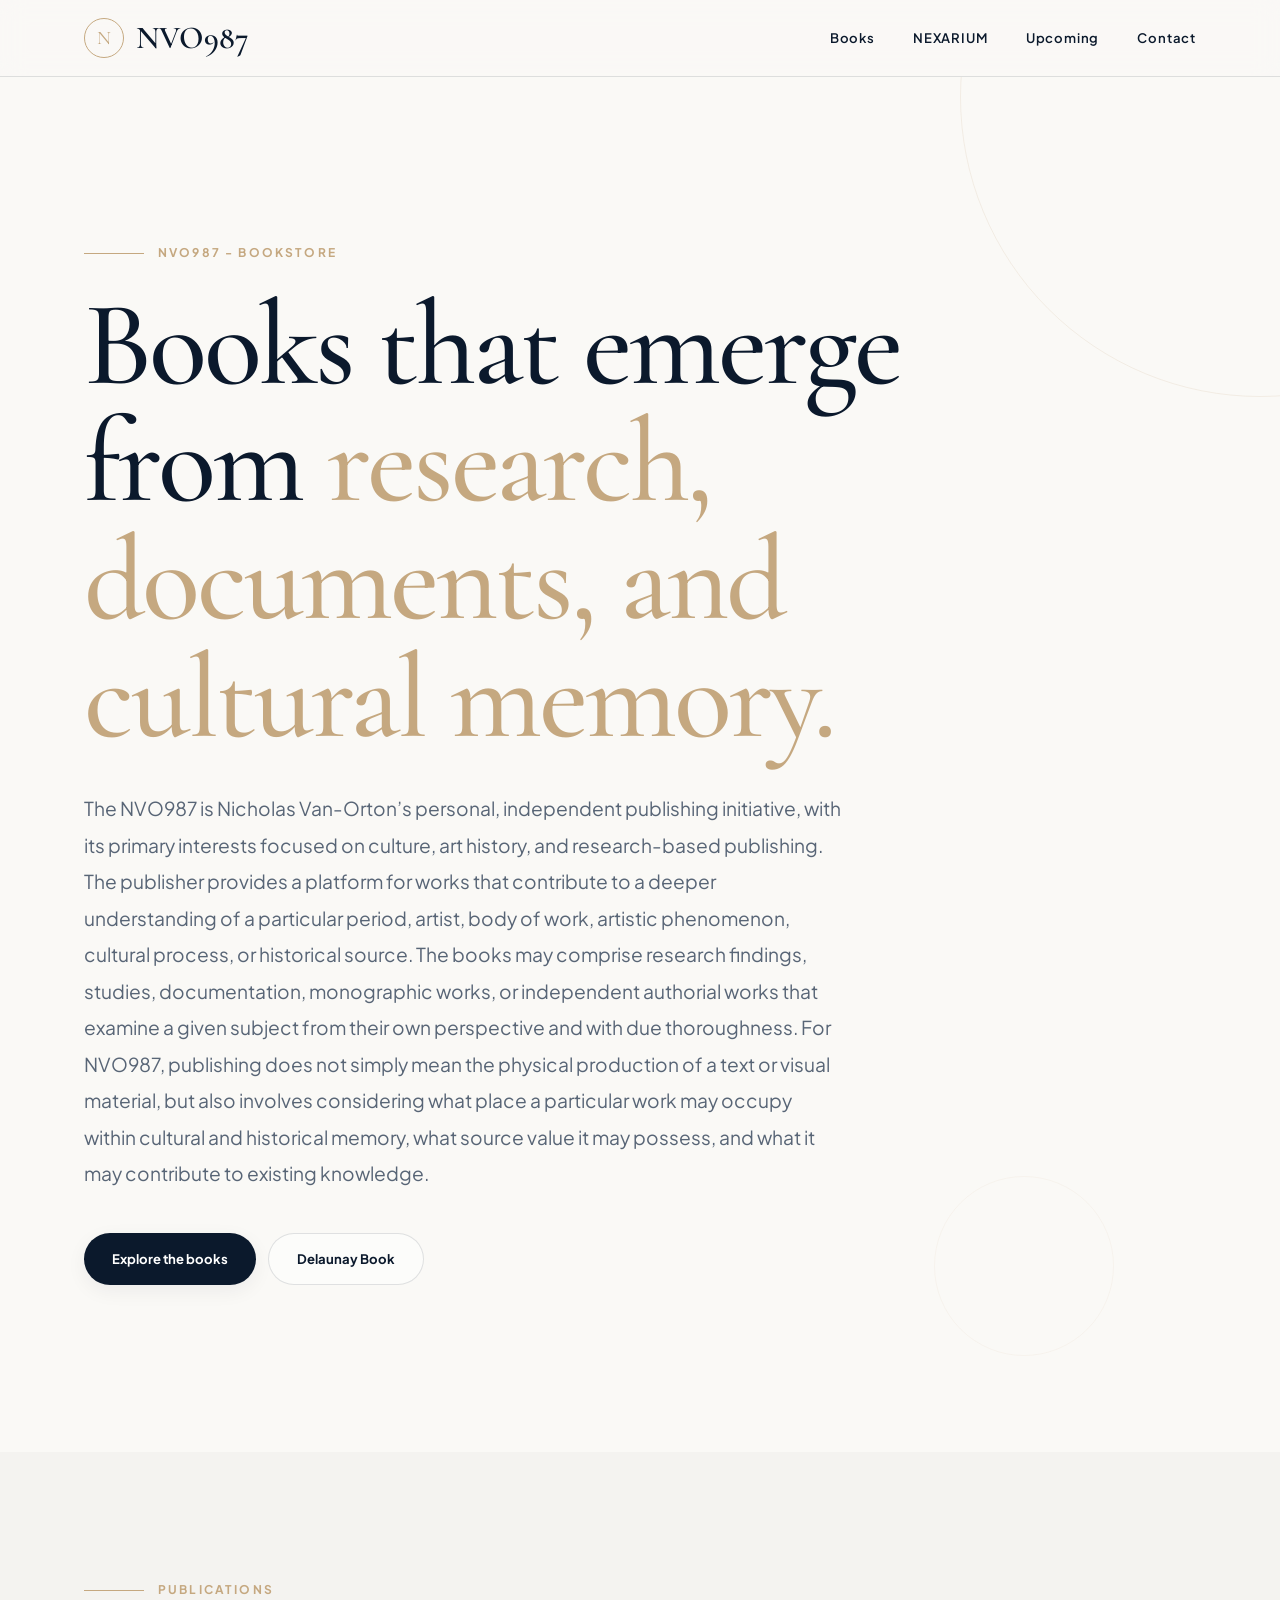
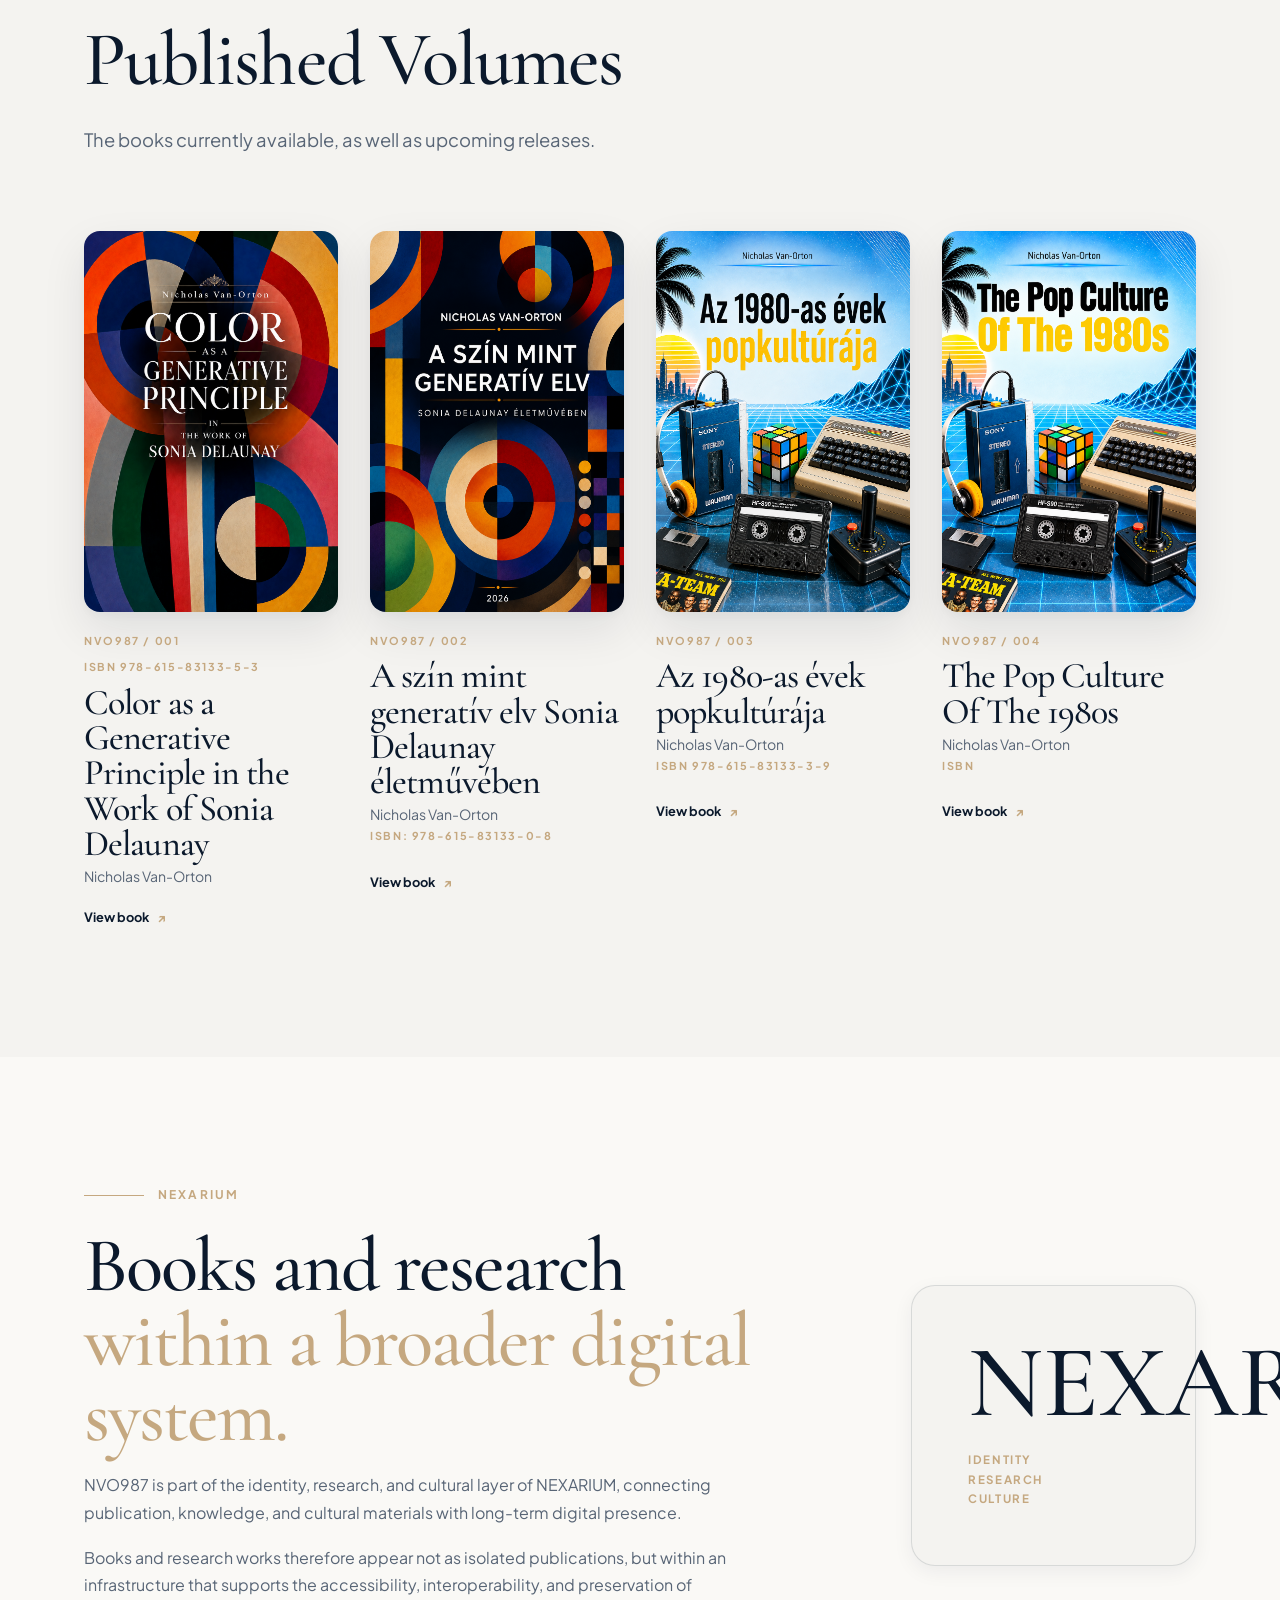
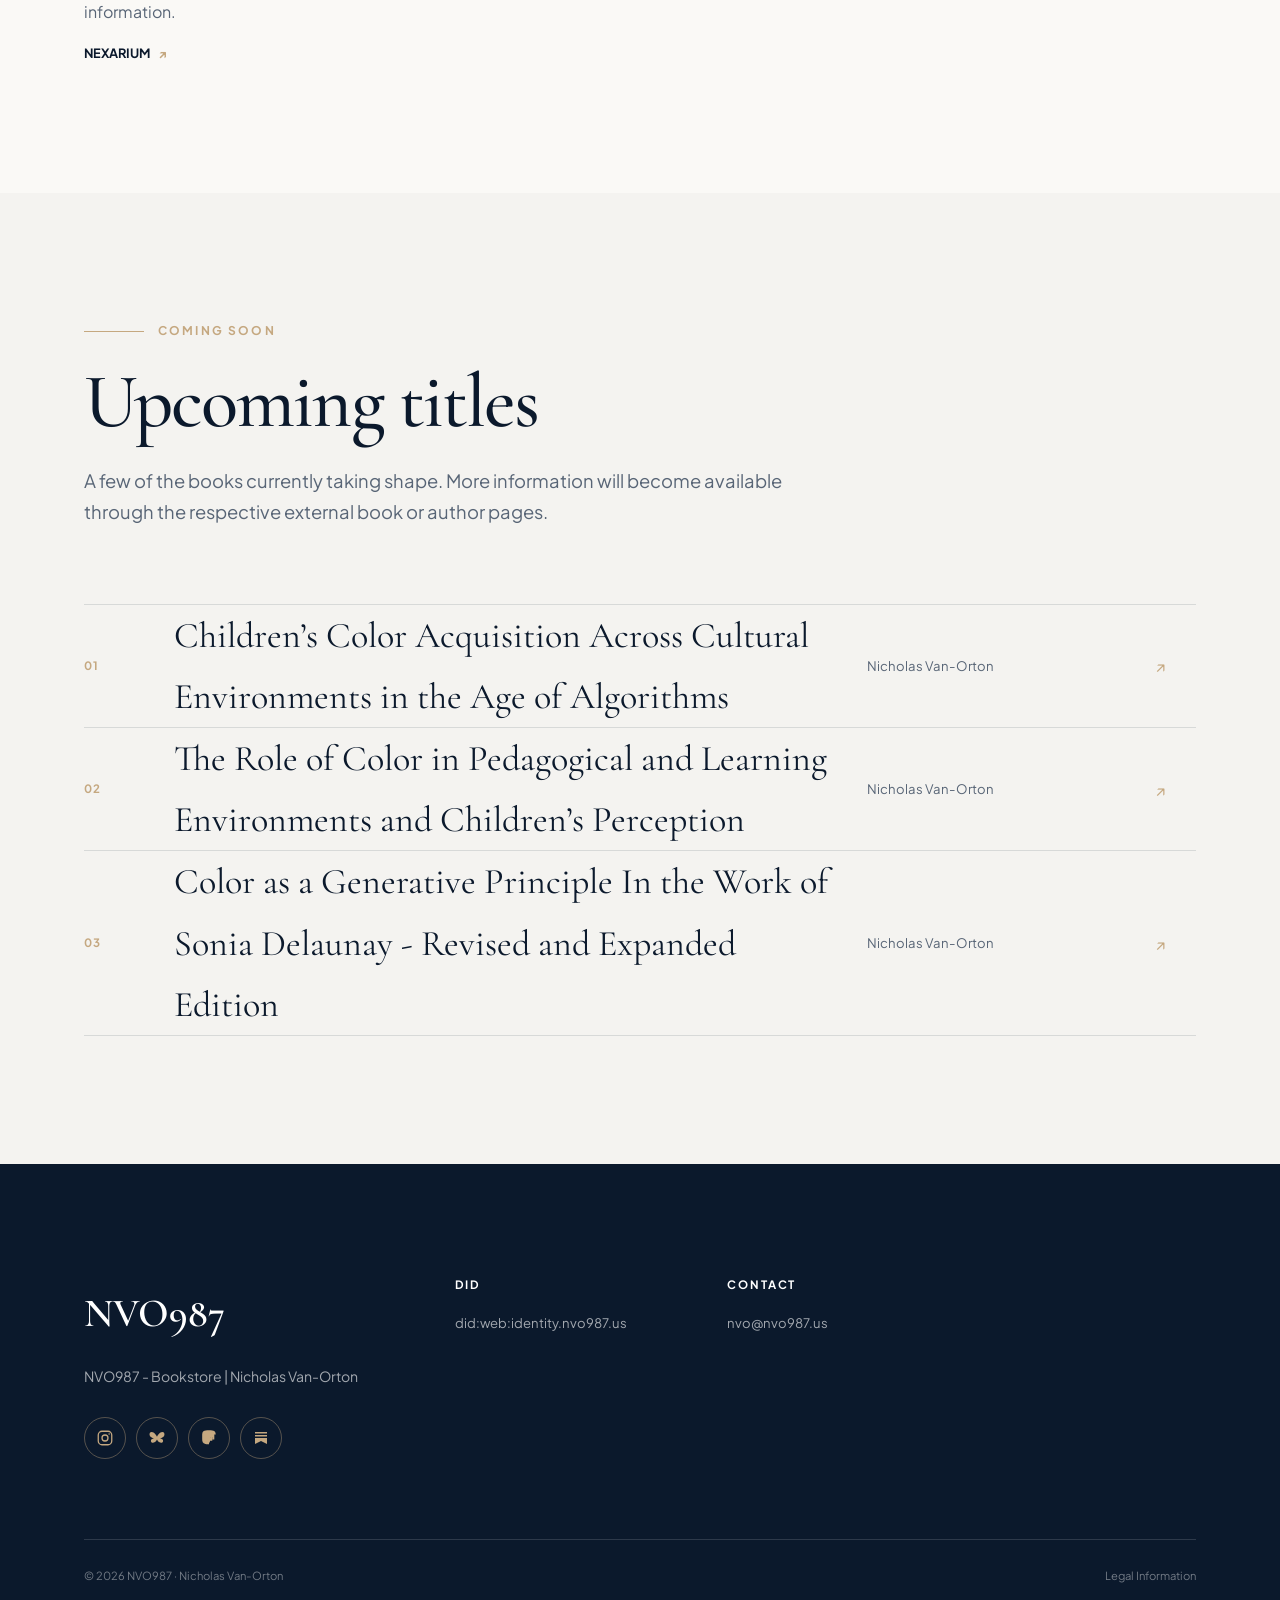
<file: index.html>
<!DOCTYPE html>
<html lang="en">
<head>
    <meta charset="UTF-8">
    <meta name="viewport" content="width=device-width, initial-scale=1.0">
    <title>NVO987 | Bookstore | Nicholas Van-Orton | NVO987 </title>
    <meta name="description" content="NVO987 is a multidisciplinary artistic and cultural initiative exploring the intersections of visual culture and art history.NVO987 is the independent publishing imprint of Nicholas Van-Orton, publishing research-based books and publications focused on art, culture, history, documentation, and cultural memory.">
    <meta name="author" content="Nicholas Van-Orton">
    <meta name="publisher" content="NVO987">
    <meta name="copyright" content="© 2026 NVO987 — Nicholas Van-Orton">
    <meta name="robots" content="index, follow, max-image-preview:large, max-snippet:-1, max-video-preview:-1">
    <meta name="googlebot" content="index, follow">
    <meta name="referrer" content="strict-origin-when-cross-origin">

    <meta property="og:type" content="website">
    <meta property="og:title" content="NVO987 — Bookstore — Nicholas Van-Orton">
    <meta property="og:description" content="NVO987 is the independent publishing imprint of Nicholas Van-Orton, publishing research-based books and publications focused on art, culture, history, documentation, and cultural memory.">
    <meta property="og:site_name" content="NVO987">
    <meta property="og:locale" content="en_US">
    <meta property="og:image" content="images/og-image.jpg">
    <meta property="og:image:alt" content="NVO987 — Independent Publishing">

    <meta name="twitter:card" content="summary_large_image">
    <meta name="twitter:title" content="NVO987 — Bookstore — Nicholas Van-Orton">
    <meta name="twitter:description" content="NVO987 is the independent publishing imprint of Nicholas Van-Orton.">
    <meta name="twitter:image" content="images/og-image.jpg">
    <meta name="twitter:image:alt" content="NVO987 — Independent Publishing">

    <meta name="theme-color" content="#ffffff">
    <meta name="color-scheme" content="light">

    <link rel="canonical" href="https://books.nvo987.us">
    <link rel="stylesheet" href="styles.css">

    <link rel="apple-touch-icon" sizes="57x57" href="/apple-icon-57x57.png">
<link rel="apple-touch-icon" sizes="60x60" href="/apple-icon-60x60.png">
<link rel="apple-touch-icon" sizes="72x72" href="/apple-icon-72x72.png">
<link rel="apple-touch-icon" sizes="76x76" href="/apple-icon-76x76.png">
<link rel="apple-touch-icon" sizes="114x114" href="/apple-icon-114x114.png">
<link rel="apple-touch-icon" sizes="120x120" href="/apple-icon-120x120.png">
<link rel="apple-touch-icon" sizes="144x144" href="/apple-icon-144x144.png">
<link rel="apple-touch-icon" sizes="152x152" href="/apple-icon-152x152.png">
<link rel="apple-touch-icon" sizes="180x180" href="/apple-icon-180x180.png">
<link rel="icon" type="image/png" sizes="192x192"  href="/android-icon-192x192.png">
<link rel="icon" type="image/png" sizes="32x32" href="/favicon-32x32.png">
<link rel="icon" type="image/png" sizes="96x96" href="/favicon-96x96.png">
<link rel="icon" type="image/png" sizes="16x16" href="/favicon-16x16.png">
<link rel="manifest" href="/manifest.json">
<meta name="msapplication-TileColor" content="#ffffff">
<meta name="msapplication-TileImage" content="/ms-icon-144x144.png">
<meta name="theme-color" content="#ffffff">

    <!-- DID document -->
<link rel="alternate" type="application/did+json" href="https://identity.nvo987.us/.well-known/did.json">

<!-- DID domain linkage proof -->
<link rel="alternate" type="application/did+ld+json" href="https://identity.nvo987.us/.well-known/did-configuration.json">

<!-- Canonical DID -->
<meta name="did" content="did:web:identity.nvo987.us">

<!-- Identity authority -->
<link rel="me" href="https://identity.nvo987.us">

<script type="application/ld+json">
{
  "@context": "https://schema.org",
  "@graph": [
    {
      "@type": "ProfilePage",
      "@id": "https://nvo987.us/about.html#profilepage",
      "url": "https://nvo987.us/about.html",
      "mainEntity": {
        "@id": "https://nvo987.us/#person"
      }
    },
    {
      "@type": "Person",
      "@id": "https://nvo987.us/#person",
      "name": "Nicholas Van-Orton",
      "image": "https://nvo987.us/images/nicholas-van-orton.jpg",
      "jobTitle": "Independent researcher, founder of NVO987 Association",
      "url": "https://nvo987.us",
      "sameAs": [
        "https://nvo987.us",
        "https://www.nvo987.us",
        "https://art.nvo987.us",
        "https://bluesky.nvo987.us",
        "https://books.nvo987.us/",
        "https://video.nvo987.us",
        "https://sha256.nvo987.us",
        "https://sha3.nvo987.us",
        "https://person.nvo987.us",
        "https://rss.nvo987.us",
        "https://ipfs.nvo987.us",
        "https://software.nvo987.us",
        "https://archive.nvo987.us",
        "https://identity.nvo987.us",
        "https://sha512.nvo987.us",
        "https://sha.nvo987.us",
        "https://orcid.nvo987.us",
        "https://json.nvo987.us",
        "https://uuid.nvo987.us",
        "https://social.media.fr",
        "https://sha1.nvo987.us",
        "https://blake.nvo987.us",
        "https://keccak.nvo987.us",
        "https://favicon.nvo987.us",
        "https://qr.nvo987.us", 
        "https://delaunaycolor.us",
        "https://culture.org.im", 
        "https://paris.org.im/", 
        "https://kellycode.us",
        "https://identity.ai.in",
        "https://nexarium.us",
        "https://delaunaybook.eu", 
        "https://social-exclusion-of-children.eu", 
        "https://delaunaybook.us"
      ],
      "brand": {
        "@type": "Brand",
        "name": "NVO987",
        "description": "NVO987 is a multidisciplinary artistic and cultural initiative exploring the intersections of visual culture and art history."
      },
      "memberOf": {
        "@id": "https://nvo987.fr/#organization"
      },
      "affiliation": [
        {
          "@id": "https://nvo987.fr/#organization"
        },
        {
          "@id": "https://delaunaybook.eu/#organization"
        },
        {
       "@id": "https://nexarium.us/#organization"
        },
        {
       "@id": "https://startup-layer.nvo987.us/#organization"
        },
        {
          "@id": "https://books.nvo987.us/#bookstore"
        }
      ],
      "identifier": [
        {
          "@type": "PropertyValue",
          "propertyID": "ORCID",
          "value": "https://orcid.org/0009-0007-4628-1871"
        },
        {
          "@type": "PropertyValue",
          "propertyID": "ISNI",
          "value": "0000000529640885"
        }
      ],
      "subjectOf": [
        {
          "@id": "https://doi.org/10.17613/QS22F-VA721"
        },
        {
          "@id": "https://doi.org/10.17613/XT6VK-HJV23"
        },
        {
          "@id": "https://doi.org/10.17605/OSF.IO/TRFKG"
        },
        {
          "@id": "https://doi.org/10.5281/ZENODO.22347668"
        },
        {
        "@id": "https://doi.org/10.17613/gyqwq-x7631"
        },
        {
          "@id": "https://doi.org/10.5281/ZENODO.22204421"
        },
        {
          "@id": "https://doi.org/10.17605/OSF.IO/AVZC9"
        },
        {
        "@id": "https://doi.org/10.17613/b061h-1a275"
        },
        {
          "@id": "https://doi.org/10.5281/ZENODO.22029825"
        },
        {
          "@id": "https://doi.org/10.17605/OSF.IO/WZB5A"
        },
        {
          "@id": "https://doi.org/10.17613/802RD-BJR69"
        },
        {
          "@id": "https://doi.org/10.17613/Q8WEV-1CV44"
        },
        {
          "@id": "https://doi.org/10.17613/zarwd-m2r73"
        },
        {
          "@id": "https://doi.org/10.17613/y22fc-g0f98"
        },
        {
          "@id": "https://doi.org/10.17605/OSF.IO/9JVPd"
        },
        {
          "@id": "https://doi.org/10.17605/OSF.IO/CDEKP"
        },
        {
          "@id": "https://doi.org/10.2139/ssrn.6131506"
        }
      ]
    },
    {
      "@type": "Organization",
      "@id": "https://nvo987.fr/#organization",
      "name": "NVO987 – Culture Visuelle Moderne et Contemporaine",
      "alternateName": [
        "NVO987 Association",
        "NVO987 – Culture Visuelle Moderne et Contemporaine"
      ],
      "url": "https://nvo987.fr",
      "image": {
        "@id": "https://nvo987.fr/images/logo.jpg#image"
      },
      "description": "NVO987 – Modern and Contemporary Visual Culture is a cultural and research association founded in France by Nicholas Van-Orton. It is dedicated to the study of modern and contemporary visual culture, artistic practices, cultural studies, and the relationships between creation, research, and society.\n\nThe association develops interdisciplinary research at the intersection of art history, cultural studies, the sciences of perception, the analysis of visual media, and contemporary digital technologies. Particular attention is paid to color, visual perception, image generation systems, and the interactions between contemporary art and artificial intelligence.\n\nIts activities include research, documentation, archiving, data structuring, publication, and the dissemination of knowledge through conferences, professional meetings, workshops, exhibitions, screenings, residencies, educational programs, and other forms of cultural mediation.\n\nThe association promotes collaborations between artists, researchers, cultural institutions, educational actors, and audiences interested in contemporary transformations of the image, media, and digital culture.",
      "email": "contact@nvo987.fr",
      "telephone": "+36702674440",
      "contactPoint": {
        "@type": "ContactPoint",
        "email": "contact@nvo987.fr",
        "telephone": "+36702674440"
      },
      "identifier": [
        {
          "@type": "PropertyValue",
          "propertyID": "ISNI",
          "value": "0000000530813464"
        },
        {
          "@type": "PropertyValue",
          "propertyID": "SIREN",
          "value": "102148160"
        },
        {
          "@type": "PropertyValue",
          "propertyID": "SIRET",
          "value": "10214816000017"
        },
        {
          "@type": "PropertyValue",
          "propertyID": "ISSN",
          "value": "3131-3744"
        },
        {
          "@type": "PropertyValue",
          "propertyID": "ISSN",
          "value": "3131-3272"
        },
        {
          "@type": "PropertyValue",
          "propertyID": "ISSN",
          "value": "3131-3213"
        }
      ],
      "sameAs": [
        "https://nvo987.substack.com/",
        "https://musees.nvo987.eu/",
        "https://nvo987.eu/",
        "https://civilisation-layer.nvo987.fr/",
        "https://institution-layer.nvo987.fr/",
        "https://litterature-fr.nvo987.eu/",
        "https://peintres-fr.nvo987.eu/", 
        "https://unesco-fr.nvo987.eu/",
        "https://mcp.nvo987.fr/",
        "https://benevoles.nvo987.fr/", 
        "https://images.nvo987.fr/",
        "https://valoriax.nvo987.fr/", 
        "https://nexarium.nvo987.fr/",
        "https://education.nvo987.fr/", 
        "https://droitsdelenfant.nvo987.fr/",
        "https://recherche.nvo987.fr/", 
        "https://cir.nvo987.fr/",
        "https://benevoles.nvo987.fr/", 
        "https://archives.nvo987.fr/", 
        "https://nvo987.ai.in/", 
        "https://did.ai.in/", 
        "https://identity.ai.in/",
        "https://web3.internet.in/",
        "https://nvo987.in/",
        "https://childcolor.eu/",
        "https://startup.com.im/",
        "https://paris.org.in/",
        "https://www.openstreetmap.org/node/1409757849"
      ],
      "foundingDate": "2026",
      "address": {
        "@type": "PostalAddress",
        "streetAddress": "44 Rue Pasquier",
        "postalCode": "75008",
        "addressLocality": "Paris",
        "addressCountry": "FR"
      },
      "location": {
        "@type": "Place",
        "geo": {
          "@type": "GeoCoordinates",
          "latitude": 48.8748353,
          "longitude": 2.3240104
        }
      },
      "founder": {
        "@id": "https://nvo987.us/#person"
      }
    },
    {
  "@type": "Organization",
  "@id": "https://delaunaybook.eu/#organization",
  "name": "Delaunay Book – Independent Publisher",
  "alternateName": [
    "Delaunay Book",
    "Independent Publisher"
  ],
  "url": "https://delaunaybook.eu/",
  "image": {
    "@id": "https://delaunaybook.eu/images/independent.jpg#image"
  },
  "logo": {
    "@id": "https://delaunaybook.eu/images/logo.jpg#image"
  },
  "description": "Independent publishing initiative associated with Nicholas Van-Orton, focused on research-based books, scholarly publications, art history, visual culture, and interdisciplinary cultural research.",
  "email": "contact@delaunaybook.eu",
  "telephone": "+36702674440",
  "contactPoint": {
    "@type": "ContactPoint",
    "email": "contact@delaunaybook.eu",
    "telephone": "+36702674440"
  },
  "foundingDate": "2026",
  "founder": {
    "@id": "https://nvo987.us/#person"
  },
  "member": {
    "@id": "https://nvo987.us/#person"
  }
},
  {
  "@type": "Organization",
  "@id": "https://nexarium.us/#organization",
  "name": "NEXARIUM – Open Decentralized Web Infrastructure",
  "alternateName": "NEXARIUM",
  "url": "https://nexarium.us",
  "image": "https://www.nexarium.us/images/nexarium.jpg",
  "logo": "https://www.nexarium.us/images/nexarium.jpg",
  "description": "NEXARIUM is an open and decentralized web infrastructure for the structured management and long-term preservation of knowledge, scientific and cultural content, and digital heritage. Its infrastructure is built on digital identity, semantic knowledge systems, decentralized publishing, interoperability, and digital preservation. Its goal is to provide a durable, interconnected, and open digital environment in which information remains accessible and interpretable over the long term.",
  "email": "contact@nexarium.us",
  "telephone": "+36702674440",
  "contactPoint": {
    "@type": "ContactPoint",
    "email": "contact@nexarium.us",
    "telephone": "+36702674440"
  },
  "foundingDate": "2026",
  "founder": {
    "@id": "https://nvo987.us/#person"
  },
  "member": {
    "@id": "https://nvo987.us/#person"
  }
},
{
  "@type": "JobPosting",
  "title": "Pédagogue bénévole",
  "description": "Nous recherchons un pédagogue bénévole à Paris. La personne recherchée doit posséder une formation dans le domaine de la pédagogie, un diplôme de niveau bachelor en pédagogie, une expérience professionnelle d’au moins 24 mois auprès d’enfants et d’excellentes compétences en communication. Il s’agit d’une activité bénévole non rémunérée. La rémunération est de 0 EUR.",
  "datePosted": "2026-11-01",
  "validThrough": "2029-09-16T23:59:59+02:00",
  "employmentType": "VOLUNTEER",
  "hiringOrganization": {
  "@id": "https://nexarium.us/#organization"
 },
  "jobLocation": {
    "@type": "Place",
    "address": {
      "@type": "PostalAddress",
      "addressLocality": "Paris",
      "addressCountry": "FR"
    }
  },
  "baseSalary": {
    "@type": "MonetaryAmount",
    "currency": "EUR",
    "value": {
      "@type": "QuantitativeValue",
      "value": 0,
      "unitText": "YEAR"
    }
  },
  "educationRequirements": {
    "@type": "EducationalOccupationalCredential",
    "credentialCategory": "bachelor degree"
  },
  "experienceRequirements": {
    "@type": "OccupationalExperienceRequirements",
    "monthsOfExperience": 24
  },
  "skills": "Excellentes compétences en communication.",
  "url": "https://nexarium.us/"
}, 
{
      "@type": "BookStore",
      "@id": "https://books.nvo987.us/#bookstore",
      "name": "NVO987 - Bookstore",
      "url": "https://books.nvo987.us/",
      "description": "NVO987 Bookstore — a book platform presenting books and publications emerging from research, documentation, and cultural memory.",
      "telephone": "+36702674440",
      "image": {
        "@id": "https://books.nvo987.us/images/bookstore.jpg#image"
      },
      "priceRange": "€",
      "founder": {
        "@id": "https://nvo987.us/#person"
      },
      "owner": {
        "@id": "https://nvo987.us/#person"
      }
    },
    {
  "@type": "Organization",
  "@id": "https://startup-layer.nvo987.us/#organization",
  "name": "Nexarium Verify Mail - Startup ",
  "url": "https://startup-layer.nvo987.us",
  "description": "Nexarium Verify Mail — Email checking and validation software solution and service.",
  "telephone": "+36702674440",
  "logo": {
    "@type": "ImageObject",
    "@id": "https://startup-layer.nvo987.us/images/logo.jpg#image",
    "url": "https://startup-layer.nvo987.us/images/logo.jpg",
    "contentUrl": "https://startup-layer.nvo987.us/images/logo.jpg"
  },
  "image": {
    "@id": "https://startup-layer.nvo987.us/images/logo.jpg#image"
  },
  "founder": {
    "@id": "https://nvo987.us/#person"
  },
  "owner": {
    "@id": "https://nvo987.us/#person"
  }
},
{
  "@type": "ImageObject",
  "@id": "https://startup-layer.nvo987.us/images/logo.jpg#image",
  "contentUrl": "https://startup-layer.nvo987.us/images/logo.jpg",
  "url": "https://startup-layer.nvo987.us/images/logo.jpg",
  "license": "https://nvo987.us/mentions-legales.html",
  "acquireLicensePage": "https://nvo987.us/legal-information.html",
  "creditText": "Nexarium Verify Mail",
  "copyrightNotice": "Nexarium Verify Mail",
  "creator": {
    "@id": "https://startup-layer.nvo987.us/#organization"
  }
},
{
      "@type": "ImageObject",
      "@id": "https://nvo987.fr/images/logo.jpg#image",
      "contentUrl": "https://nvo987.fr/images/logo.jpg",
      "url": "https://nvo987.fr/images/logo.jpg",
      "license": "https://nvo987.fr/mentions-legales.html",
      "acquireLicensePage": "https://nvo987.fr/mentions-legales.html",
      "creditText": "NVO987 – Culture Visuelle Moderne et Contemporaine",
      "creator": {
        "@id": "https://nvo987.fr/#organization"
      },
      "copyrightNotice": "NVO987 – Culture Visuelle Moderne et Contemporaine"
    },
    {
  "@type": "ImageObject",
  "@id": "https://www.nexarium.us/images/nexarium.jpg#image",
  "contentUrl": "https://www.nexarium.us/images/nexarium.jpg",
  "url": "https://www.nexarium.us/images/nexarium.jpg",
  "license": "https://nvo987.fr/mentions-legales.html",
  "acquireLicensePage": "https://nvo987.fr/mentions-legales.html",
  "creditText": "Nicholas Van-Orton",
  "creator": {
    "@id": "https://nvo987.us/#person"
  },
  "copyrightNotice": "Nicholas Van-Orton"
},
{
      "@type": "ImageObject",
      "@id": "https://books.nvo987.us/images/bookstore.jpg#image",
      "contentUrl": "https://books.nvo987.us/images/bookstore.jpg",
      "url": "https://books.nvo987.us/images/bookstore.jpg",
      "creator": {
        "@id": "https://nvo987.us/#person"
      },
      "copyrightNotice": "Nicholas Van-Orton",
      "creditText": "Nicholas Van-Orton",
      "license": "https://nvo987.us/legal-information.html",
      "acquireLicensePage": "https://nvo987.us/legal-information.html"
    },
    {
  "@type": "ImageObject",
  "@id": "https://www.nexarium.us/images/logo.jpg#logo",
  "contentUrl": "https://www.nexarium.us/images/logo.jpg",
  "url": "https://www.nexarium.us/images/logo.jpg",
  "license": "https://nvo987.fr/mentions-legales.html",
  "acquireLicensePage": "https://nvo987.fr/mentions-legales.html",
  "creditText": "Nicholas Van-Orton",
  "creator": {
    "@id": "https://nvo987.us/#person"
  },
  "copyrightNotice": "Nicholas Van-Orton"
},
{
  "@type": "ImageObject",
  "@id": "https://books.nvo987.us/images/logo.jpg#image",
  "contentUrl": "https://books.nvo987.us/images/logo.jpg",
  "url": "https://books.nvo987.us/images/logo.jpg",
  "creator": {
    "@id": "https://nvo987.us/#person"
  },
  "copyrightNotice": "Nicholas Van-Orton",
  "creditText": "Nicholas Van-Orton",
  "license": "https://nvo987.us/legal-information.html",
  "acquireLicensePage": "https://nvo987.us/legal-information.html"
},
{
  "@type": "ImageObject",
  "@id": "https://delaunaybook.eu/images/independent.jpg#image",
  "contentUrl": "https://delaunaybook.eu/images/independent.jpg",
  "url": "https://delaunaybook.eu/images/independent.jpg",
  "creator": {
    "@id": "https://nvo987.us/#person"
  },
  "copyrightNotice": "Nicholas Van-Orton",
  "creditText": "Nicholas Van-Orton",
  "license": "https://nvo987.us/legal-information.html",
  "acquireLicensePage": "https://nvo987.us/legal-information.html"
},
{
  "@type": "ImageObject",
  "@id": "https://delaunaybook.eu/images/logo.jpg#image",
  "contentUrl": "https://delaunaybook.eu/images/logo.jpg",
  "url": "https://delaunaybook.eu/images/logo.jpg",
  "creator": {
    "@id": "https://nvo987.us/#person"
  },
  "copyrightNotice": "Nicholas Van-Orton",
  "creditText": "Nicholas Van-Orton",
  "license": "https://nvo987.us/legal-information.html",
  "acquireLicensePage": "https://nvo987.us/legal-information.html"
},
{
      "@type": "Dataset",
      "@id": "https://identity.nvo987.us/dataset/#dataset",
      "name": "NVO987 Decentralized Identity Dataset",
      "description": "A machine-readable identity, verification, and cryptographic dataset associated with Nicholas Van-Orton and NVO987.",
      "url": "https://identity.nvo987.us/dataset/",
      "identifier": [
       "https://identity.nvo987.us/dataset/",
       "did:web:identity.nvo987.us"
      ],
      "sameAs": [
        "https://identity.nvo987.us/.well-known/did.json"
      ],
      "keywords": [
        "Decentralized Identity",
        "DID Document",
        "W3C DID",
        "Ed25519",
        "Secp256k1",
        "Cryptography",
        "Nicholas Van-Orton",
        "NVO987"
      ],
      "license": "https://creativecommons.org/licenses/by/4.0/",
      "isAccessibleForFree": true,
      "inLanguage": "en",
      "creator": {
        "@id": "https://nvo987.us/#person"
      },
      "publisher": {
        "@id": "https://nvo987.fr/#organization"
      },
      "distribution": [
        {
          "@type": "DataDownload",
          "name": "W3C DID Document (JSON)",
          "encodingFormat": "application/json",
          "contentUrl": "https://identity.nvo987.us/.well-known/did.json"
        },
        {
          "@type": "DataDownload",
          "name": "SHA-256 Hash Verification File",
          "encodingFormat": "text/plain",
          "contentUrl": "https://identity.nvo987.us/sha-256-did.txt"
        },
        {
          "@type": "DataDownload",
          "name": "Ed25519 Public Verification Key (PEM)",
          "encodingFormat": "application/x-pem-file",
          "contentUrl": "https://identity.nvo987.us/public-key.pem"
        }
      ]
     }, 
     {
  "@type": "BreadcrumbList",
      "@id": "https://nvo987.us/about.html#breadcrumb",
      "itemListElement": [
        {
          "@type": "ListItem",
          "position": 1,
          "name": "Home",
          "item": "https://nvo987.us"
        },
        {
          "@type": "ListItem",
          "position": 2,
          "name": "About & Profile",
          "item": "https://nvo987.us/about.html"
        }
      ]
    },
    {
      "@type": "Person",
      "@id": "https://nvo987.us/#person",
      "name": "Nicholas Van-Orton",
      "image": "https://nvo987.us/images/nicholas-van-orton.jpg",
      "jobTitle": "Independent researcher, founder of NVO987 Association",
      "url": "https://nvo987.us",
      "sameAs": [
        "https://nvo987.us",
        "https://art.nvo987.us",
        "https://video.nvo987.us",
        "https://orcid.nvo987.us"
      ],
      "affiliation": [
        { "@id": "https://nvo987.fr/#organization" }
      ]
    },
    {
  "@type": "DiscussionForumPosting",
  "@id": "https://substack.com/chat/group/b39be242-03df-48cc-ad6a-7ebb6f49cdf1/post/b7fae6ec-6612-426f-b895-226897c0873c#discussion",
  "mainEntityOfPage": "https://substack.com/chat/group/b39be242-03df-48cc-ad6a-7ebb6f49cdf1/post/b7fae6ec-6612-426f-b895-226897c0873c",
  "headline": "Bienvenue dans le Chat NVO987",
  "text": "Bienvenue dans le Chat NVO987. Cet espace a été créé pour les discussions liées à la communauté de l’association NVO987 – Culture Visuelle Moderne et Contemporaine. Ses thèmes comprennent la culture visuelle, l’art moderne et contemporain, l’histoire de l’art, la recherche, les livres, les publications, le patrimoine numérique et les projets culturels qui y sont liés. Les membres peuvent partager des questions, des idées, des références, des notes de recherche et des discussions liées à ces sujets. Le Chat NVO987 fait partie de NEXARIUM – Open Decentralized Web Infrastructure.",
  "image": "https://nvo987.us/images/substack.jpg",
  "url": "https://substack.com/chat/group/b39be242-03df-48cc-ad6a-7ebb6f49cdf1/post/b7fae6ec-6612-426f-b895-226897c0873c",
  "author": {
    "@type": "Person",
    "@id": "https://nvo987.us/#person",
    "name": "Nicholas Van-Orton",
    "url": "https://nvo987.us/about.html",
    "agentInteractionStatistic": {
      "@type": "InteractionCounter",
      "interactionType": "https://schema.org/WriteAction",
      "userInteractionCount": 1
    }
  },
  "datePublished": "2026-09-19T11:06:00+02:00",
  "interactionStatistic": {
    "@type": "InteractionCounter",
    "interactionType": "https://schema.org/CommentAction",
    "userInteractionCount": 0
  },
  "commentCount": 0,
  "isPartOf": {
    "@type": "WebPage",
    "@id": "https://substack.com/chat/group/b39be242-03df-48cc-ad6a-7ebb6f49cdf1#webpage",
    "url": "https://substack.com/chat/group/b39be242-03df-48cc-ad6a-7ebb6f49cdf1",
    "name": "NVO987 Chat"
  }
},
{
      "@type": "ScholarlyArticle",
      "@id": "https://doi.org/10.17613/QS22F-VA721",
      "name": "Color as a Generative Principle in the Work of Sonia Delaunay - Art historical research – Research summary",
      "headline": "Color as a Generative Principle in the Work of Sonia Delaunay - Art historical research – Research summary",
      "image": "https://nvo987.us/images/nicholas-van-orton.jpg",
      "url": "https://doi.org/10.17613/QS22F-VA721",
      "author": {
        "@id": "https://nvo987.us/#person"
      },
      "publisher": {
        "@id": "https://delaunaybook.eu/#organization"
      },
      "keywords": [
        "Color perception",
        "Children",
        "Learning environments",
        "Pedagogical environments",
        "Generative artificial intelligence",
        "Visual environments",
        "Color variables",
        "Visual perception",
        "Educational design",
        "Generative image systems"
      ]
    },
    {
      "@type": "CreativeWork",
      "@id": "https://doi.org/10.17613/XT6VK-HJV23",
      "name": "NVO987 – Culture Visuelle Moderne et Contemporaine – Official Association Logo",
      "headline": "NVO987 – Culture Visuelle Moderne et Contemporaine – Official Association Logo",
      "image": "https://nvo987.us/images/nicholas-van-orton.jpg",
      "url": "https://doi.org/10.17613/XT6VK-HJV23",
      "creator": {
        "@id": "https://nvo987.us/#person"
      },
      "publisher": {
        "@id": "https://nvo987.fr/#organization"
      }
    },
    {
      "@type": "ScholarlyArticle",
      "@id": "https://doi.org/10.17605/OSF.IO/TRFKG",
      "name": "Civilizational Interpretive Ratio",
      "headline": "Civilizational Interpretive Ratio",
      "image": "https://nvo987.us/images/nicholas-van-orton.jpg",
      "url": "https://doi.org/10.17605/OSF.IO/TRFKG",
      "author": {
        "@id": "https://nvo987.us/#person"
      },
      "publisher": {
        "@id": "https://delaunaybook.eu/#organization"
      }
    },
    {
      "@type": "ScholarlyArticle",
      "@id": "https://doi.org/10.5281/ZENODO.22347668",
      "name": "Color as a Generative Principle in the Work of Sonia Delaunay",
      "headline": "Color as a Generative Principle in the Work of Sonia Delaunay",
      "image": "https://nvo987.us/images/nicholas-van-orton.jpg",
      "url": "https://doi.org/10.5281/ZENODO.22347668",
      "author": {
        "@id": "https://nvo987.us/#person"
      },
      "publisher": {
        "@id": "https://delaunaybook.eu/#organization"
      }
    },
    {
      "@type": "ScholarlyArticle",
      "@id": "https://doi.org/10.5281/ZENODO.22204421",
      "name": "Children's Color Acquisition Across Cultural Environments in the Age of Algorithms",
      "headline": "Children's Color Acquisition Across Cultural Environments in the Age of Algorithms",
      "image": "https://nvo987.us/images/nicholas-van-orton.jpg",
      "url": "https://doi.org/10.5281/ZENODO.22204421",
      "author": {
        "@id": "https://nvo987.us/#person"
      },
      "publisher": {
        "@id": "https://delaunaybook.eu/#organization"
      },
      "keywords": [
        "Color perception",
        "Children",
        "Learning environments",
        "Pedagogical environments",
        "Generative artificial intelligence",
        "Visual environments",
        "Color variables",
        "Visual perception",
        "Educational design",
        "Generative image systems"
      ]
    },
    {
      "@type": "ScholarlyArticle",
      "@id": "https://doi.org/10.17605/OSF.IO/AVZC9",
      "name": "Children’s Color Acquisition Across Cultural Environments in the Age of Algorithms",
      "headline": "Children’s Color Acquisition Across Cultural Environments in the Age of Algorithms",
      "image": "https://nvo987.us/images/nicholas-van-orton.jpg",
      "url": "https://doi.org/10.17605/OSF.IO/AVZC9",
      "author": {
        "@id": "https://nvo987.us/#person"
      },
      "publisher": {
        "@id": "https://delaunaybook.eu/#organization"
      },
      "keywords": [
        "Color perception",
        "Children",
        "Learning environments",
        "Pedagogical environments",
        "Generative artificial intelligence",
        "Visual environments",
        "Color variables",
        "Visual perception",
        "Educational design",
        "Generative image systems"
      ]
    },
    {
      "@type": "ScholarlyArticle",
      "@id": "https://doi.org/10.5281/ZENODO.22029825",
      "name": "The Role of Color in Pedagogical and Learning Environments and Children's Perception",
      "headline": "The Role of Color in Pedagogical and Learning Environments and Children's Perception",
      "image": "https://nvo987.us/images/nicholas-van-orton.jpg",
      "url": "https://doi.org/10.5281/ZENODO.22029825",
      "author": {
        "@id": "https://nvo987.us/#person"
      },
      "publisher": {
        "@id": "https://delaunaybook.eu/#organization"
      },
      "keywords": [
        "Color perception",
        "Children",
        "Learning environments",
        "Pedagogical environments",
        "Generative artificial intelligence",
        "Visual environments",
        "Color variables",
        "Visual perception",
        "Educational design",
        "Generative image systems"
      ]
    },
    {
      "@type": "ScholarlyArticle",
      "@id": "https://doi.org/10.17605/OSF.IO/WZB5A",
      "name": "The Role of Color in Pedagogical and Learning Environments and Children’s Perception",
      "headline": "The Role of Color in Pedagogical and Learning Environments and Children’s Perception",
      "image": "https://nvo987.us/images/nicholas-van-orton.jpg",
      "url": "https://doi.org/10.17605/OSF.IO/WZB5A",
      "author": {
        "@id": "https://nvo987.us/#person"
      },
      "publisher": {
        "@id": "https://delaunaybook.eu/#organization"
      },
      "keywords": [
        "Color perception",
        "Children",
        "Learning environments",
        "Pedagogical environments",
        "Generative artificial intelligence",
        "Visual environments",
        "Color variables",
        "Visual perception",
        "Educational design",
        "Generative image systems"
      ]
    },
    {
      "@type": "ScholarlyArticle",
      "@id": "https://doi.org/10.17613/802RD-BJR69",
      "name": "Color as a Generative Principle in the Work of Sonia Delaunay",
      "headline": "Color as a Generative Principle in the Work of Sonia Delaunay",
      "image": "https://nvo987.us/images/nicholas-van-orton.jpg",
      "url": "https://doi.org/10.17613/802RD-BJR69",
      "author": {
        "@id": "https://nvo987.us/#person"
      },
      "publisher": {
        "@id": "https://delaunaybook.eu/#organization"
      }
    },
    {
      "@type": "Book",
      "@id": "https://doi.org/10.17613/Q8WEV-1CV44",
      "name": "A szín mint generatív elv Sonia Delaunay életművében – EPUB kiadás",
      "headline": "A szín mint generatív elv Sonia Delaunay életművében – EPUB kiadás",
      "image": "https://nvo987.us/images/nicholas-van-orton.jpg",
      "url": "https://doi.org/10.17613/Q8WEV-1CV44",
      "author": {
        "@id": "https://nvo987.us/#person"
      },
      "publisher": {
        "@id": "https://delaunaybook.eu/#organization"
      }
    },
    {
      "@type": "Book",
      "@id": "https://doi.org/10.17613/zarwd-m2r73",
      "name": "A szín mint generatív elv Sonia Delaunay életművében",
      "headline": "A szín mint generatív elv Sonia Delaunay életművében",
      "image": "https://nvo987.us/images/nicholas-van-orton.jpg",
      "url": "https://doi.org/10.17613/zarwd-m2r73",
      "author": {
        "@id": "https://nvo987.us/#person"
      },
      "publisher": {
        "@id": "https://delaunaybook.eu/#organization"
      }
    },
    {
      "@type": "Book",
      "@id": "https://doi.org/10.17613/y22fc-g0f98",
      "name": "A szín mint generatív elv Sonia Delaunay életművében",
      "headline": "A szín mint generatív elv Sonia Delaunay életművében",
      "image": "https://nvo987.us/images/nicholas-van-orton.jpg",
      "url": "https://doi.org/10.17613/y22fc-g0f98",
      "author": {
        "@id": "https://nvo987.us/#person"
      },
      "publisher": {
        "@id": "https://delaunaybook.eu/#organization"
      }
    },
    {
      "@type": "ScholarlyArticle",
      "@id": "https://doi.org/10.17605/OSF.IO/9JVPd",
      "name": "Color as a Generative Principle in the Work of Sonia Delaunay: Research Project",
      "headline": "Color as a Generative Principle in the Work of Sonia Delaunay: Research Project",
      "image": "https://nvo987.us/images/nicholas-van-orton.jpg",
      "url": "https://doi.org/10.17605/OSF.IO/9JVPd",
      "author": {
        "@id": "https://nvo987.us/#person"
      },
      "publisher": {
        "@id": "https://delaunaybook.eu/#organization"
      }
    },
    {
      "@type": "ScholarlyArticle",
      "@id": "https://doi.org/10.17605/OSF.IO/CDEKP",
      "name": "Interdisciplinary Framework for Color Theory in Algorithmic Image Production",
      "headline": "Interdisciplinary Framework for Color Theory in Algorithmic Image Production",
      "image": "https://nvo987.us/images/nicholas-van-orton.jpg",
      "url": "https://doi.org/10.17605/OSF.IO/CDEKP",
      "author": {
        "@id": "https://nvo987.us/#person"
      },
      "publisher": {
        "@id": "https://delaunaybook.eu/#organization"
      },
      "keywords": [
        "Color perception",
        "Generative artificial intelligence",
        "Visual environments",
        "Color variables",
        "Visual perception",
        "Generative image systems"
      ]
    },
    {
      "@type": "ScholarlyArticle",
      "@id": "https://doi.org/10.2139/ssrn.6131506",
      "name": "Interdisciplinary Foundation Edition",
      "headline": "Interdisciplinary Foundation Edition",
      "image": "https://nvo987.us/images/nicholas-van-orton.jpg",
      "url": "https://doi.org/10.2139/ssrn.6131506",
      "author": {
        "@id": "https://nvo987.us/#person"
      },
      "publisher": {
        "@id": "https://delaunaybook.eu/#organization"
      }
    }
  ]
}
	</script>
    
    
</head>

<body>

    <input class="menu-toggle" type="checkbox" id="menu-toggle">

    <header class="site-header">
        <nav class="navigation" aria-label="Main navigation">
            <div class="container navigation__inner">

                <a class="brand" href="#top" aria-label="NVO987 home">
                    <span class="brand__mark" aria-hidden="true">N</span>
                    <span class="brand__name">NVO987</span>
                </a>

                <label class="menu-button" for="menu-toggle">
                    <span class="visually-hidden">Toggle navigation</span>
                    <span aria-hidden="true"></span>
                    <span aria-hidden="true"></span>
                    <span aria-hidden="true"></span>
                </label>

                <div class="navigation__menu">
                    <a href="#books">Books</a>
                    <a href="#about">NEXARIUM</a>
                    <a href="#upcoming">Upcoming</a>
                    <a href="#contact">Contact</a>
                </div>

            </div>
        </nav>
    </header>

    <main id="top">

        <section class="hero">
            <div class="container">
                <div class="hero__content">

                    <p class="eyebrow">NVO987 - Bookstore</p>

                    <h1>
                        Books that emerge from
                        <em>research, documents, and cultural memory.</em>
                    </h1>

                    <p class="hero__intro">
                        The NVO987 is Nicholas Van-Orton’s personal, independent publishing initiative, with its primary interests focused on culture, art history, and research-based publishing. The publisher provides a platform for works that contribute to a deeper understanding of a particular period, artist, body of work, artistic phenomenon, cultural process, or historical source. The books may comprise research findings, studies, documentation, monographic works, or independent authorial works that examine a given subject from their own perspective and with due thoroughness. For NVO987, publishing does not simply mean the physical production of a text or visual material, but also involves considering what place a particular work may occupy within cultural and historical memory, what source value it may possess, and what it may contribute to existing knowledge.
                    </p>

                    <div class="hero__actions">
                        <a class="button button--primary" href="#books">
                            Explore the books
                        </a>

                        <a class="button button--quiet" href="https://delaunaybook.us" target="_blank" rel="noopener noreferrer">
                           Delaunay Book
						</a>
                    </div>

                </div>
            </div>
        </section>

        <section class="section section--soft" id="books">
            <div class="container">

                <header class="section-header">
                <p class="eyebrow">Publications</p>

                <h2>Published Volumes</h2>

                <p>
                The books currently available, as well as upcoming releases.
                </p>
                </header> 

                <div class="books-grid">

                    <article class="book-card">
                        <a class="book-card__cover" href="BOOK-LINK-01" target="_blank" rel="noopener noreferrer">
                            <img src="images/book-01.jpg" alt="Color as a Generative Principle in the Work of Sonia Delaunay book cover" loading="lazy">
                        </a>

                        <p class="book-card__meta">NVO987 / 001</p>
						<p class="book-card__meta">ISBN 978-615-83133-5-3</p>

                        <h3>Color as a Generative Principle in the Work of Sonia Delaunay</h3>

                        <p class="book-card__author">Nicholas Van-Orton </p>

                        <a class="text-link" href="https://www.lulu.com/shop/nicholas-van-orton/color-as-a-generative-principle-in-the-work-of-sonia-delaunay/hardcover/product-65kew6z.html?q=&page=1&pageSize=4" target="_blank" rel="noopener noreferrer">
                            View book <span aria-hidden="true">↗</span>
                        </a>
                    </article>

                    <article class="book-card">
                        <a class="book-card__cover" href="BOOK-LINK-02" target="_blank" rel="noopener noreferrer">
                            <img src="images/book-02.jpg" alt="[Book Title] book cover" loading="lazy">
                        </a>

                        <p class="book-card__meta">NVO987 / 002</p>

                        <h3>A szín mint generatív elv Sonia Delaunay életművében</h3>

                        <p class="book-card__author">Nicholas Van-Orton</p>
					    <p class="book-card__meta">ISBN: 978-615-83133-0-8</p>

                        <a class="text-link" href="https://www.lulu.com/shop/nicholas-van-orton/a-sz%C3%ADn-mint-generat%C3%ADv-elv-sonia-delaunay-%C3%A9letm%C5%B1v%C3%A9ben/hardcover/product-dy48pdv.html?page=1&pageSize=4" target="_blank" rel="noopener noreferrer">
                            View book <span aria-hidden="true">↗</span>
                        </a>
                    </article>

					<article class="book-card">
                        <a class="book-card__cover" href="BOOK-LINK-03" target="_blank" rel="noopener noreferrer">
                            <img src="images/book-03.jpg" alt="[Book Title] book cover" loading="lazy">
                        </a>

                        <p class="book-card__meta">NVO987 / 003</p>

                        <h3>Az 1980-as évek popkultúrája</h3>

                        <p class="book-card__author">Nicholas Van-Orton</p>
					    <p class="book-card__meta">ISBN 978-615-83133-3-9</p>

                        <a class="text-link" href="" target="_blank" rel="noopener noreferrer">
                            View book <span aria-hidden="true">↗</span>
                        </a>
					</article>
					
						<article class="book-card">
                        <a class="book-card__cover" href="BOOK-LINK-04" target="_blank" rel="noopener noreferrer">
                            <img src="images/book-04.jpg" alt="[Book Title] book cover" loading="lazy">
                        </a>

                        <p class="book-card__meta">NVO987 / 004</p>

                        <h3>The Pop Culture Of The 1980s</h3>

                        <p class="book-card__author">Nicholas Van-Orton</p>
					    <p class="book-card__meta">ISBN</p>

                        <a class="text-link" href="" target="_blank" rel="noopener noreferrer">
                            View book <span aria-hidden="true">↗</span>
                        </a>
					</article>


				</div>
            </div>
		</section>

        <section class="section" id="about">
    <div class="container">

        <div class="about">

            <div class="about__content">

                <p class="eyebrow">NEXARIUM</p>

                <h2>
                    Books and research
                    <em>within a broader digital system.</em>
                </h2>

                <p>
                    NVO987 is part of the identity, research, and cultural layer of NEXARIUM, connecting publication, knowledge, and cultural materials with long-term digital presence.
                </p>

                <p>
                    Books and research works therefore appear not as isolated publications, but within an infrastructure that supports the accessibility, interoperability, and preservation of information.
                </p>

                <a class="text-link" href="https://nexarium.us/" target="_blank" rel="noopener noreferrer">
                    NEXARIUM <span aria-hidden="true">↗</span>
                </a>

            </div>

            <aside class="about__aside">
                <strong>NEXARIUM</strong>

                <p>
                    Identity<br>
                    Research<br>
                    Culture
                </p>
            </aside>

        </div>

    </div>
			
</section>

        <section class="section section--soft" id="upcoming">
            <div class="container">

                <header class="section-header">
                    <p class="eyebrow">Coming Soon</p>

                    <h2>Upcoming titles</h2>

                    <p>
                        A few of the books currently taking shape.
                        More information will become available through
                        the respective external book or author pages.
                    </p>
                </header>

                <div class="upcoming-list">

                    <a class="upcoming-item" href="UPCOMING-LINK-01" target="_blank" rel="noopener noreferrer">
                        <span class="upcoming-item__number">01</span>
                        <span class="upcoming-item__title">Children’s Color Acquisition Across Cultural Environments in the Age of Algorithms</span>
                        <span class="upcoming-item__author">Nicholas Van-Orton</span>
                        <span class="upcoming-item__arrow" aria-hidden="true">↗</span>
                    </a>

                    <a class="upcoming-item" href="UPCOMING-LINK-02" target="_blank" rel="noopener noreferrer">
                        <span class="upcoming-item__number">02</span>
                        <span class="upcoming-item__title">The Role of Color in Pedagogical and Learning Environments and Children’s Perception</span>
                        <span class="upcoming-item__author">Nicholas Van-Orton</span>
                        <span class="upcoming-item__arrow" aria-hidden="true">↗</span>
                    </a>

                    <a class="upcoming-item" href="UPCOMING-LINK-03" target="_blank" rel="noopener noreferrer">
                        <span class="upcoming-item__number">03</span>
                        <span class="upcoming-item__title">Color as a Generative Principle In the Work of Sonia Delaunay - Revised and Expanded Edition</span>
                        <span class="upcoming-item__author">Nicholas Van-Orton</span>
                        <span class="upcoming-item__arrow" aria-hidden="true">↗</span>
                    </a>

                </div>

            </div>
        </section>

    </main>

    <footer class="site-footer" id="contact">
        <div class="container">

            <div class="footer-grid">

                <div class="footer-brand">
                    <p class="footer-brand__name">NVO987</p>

                    <p class="footer-brand__description">
						NVO987 - Bookstore | Nicholas Van-Orton 
                    </p>

					<nav class="social-links" aria-label="Social media">

    <!-- Instagram -->
    <a
        class="social-link"
        href="https://www.instagram.com/nvo987/"
        target="_blank"
        rel="noopener noreferrer"
        aria-label="Instagram"
    >
        <svg viewBox="0 0 24 24" aria-hidden="true">
            <rect x="3" y="3" width="18" height="18" rx="5"></rect>
            <circle cx="12" cy="12" r="4"></circle>
            <circle cx="17.5" cy="6.5" r="1" class="icon-fill"></circle>
        </svg>
    </a>

    <!-- Bluesky -->
    <a
        class="social-link"
        href="https://bsky.app/profile/nvo987.us"
        target="_blank"
        rel="noopener noreferrer"
        aria-label="Bluesky"
    >
        <svg viewBox="0 0 24 24" aria-hidden="true">
            <path
                d="M12 10.2C10.9 8.1 8.1 4 5.1 4C2.2 4 1.7 6.5 2.2 8.4c.6 2.3 3.3 3.7 5.8 4.3-2.4.3-4.6 1.2-4.1 3.5.5 2.2 3 2.5 4.8 1.5 1.5-.8 2.6-2.2 3.3-3.8.7 1.6 1.8 3 3.3 3.8 1.8 1 4.3.7 4.8-1.5.5-2.3-1.7-3.2-4.1-3.5 2.5-.6 5.2-2 5.8-4.3.5-1.9 0-4.4-2.9-4.4-3 0-5.8 4.1-6.9 6.2Z"
                class="icon-fill"
            ></path>
        </svg>
    </a>

    <!-- Mastodon -->
    <a
        class="social-link"
        href="https://mastodon.social/@nvo987"
        target="_blank"
        rel="noopener noreferrer"
        aria-label="Mastodon"
    >
        <svg viewBox="0 0 24 24" aria-hidden="true">
            <path
                d="M21 7.2c0-3.1-2.1-4.5-2.1-4.5C17.8 2 15.5 1.5 12 1.5h-.1c-3.5 0-5.8.5-6.9 1.2 0 0-2.1 1.4-2.1 4.5v6.1c0 3.6.7 5.8 4.3 6.7 1.6.4 3.1.5 4.8.3l.1-2.2c-1.6.5-3.4.3-4.2-.5-.2-.2-.4-.7-.4-1.2v-.6h8.9v-1.2c0-4.4-.1-8.8-.1-8.8h-2.6v5.5h-3.5V5.8H7.6v5.5h3.5v3.2h-4v1.2c0 .9.1 1.7.5 2.2.9 1.2 3.1 1.5 4.4.6 1.1-.7 1.5-2 1.5-3.6V11.3c0-1.2.4-2 1.5-2 1.1 0 1.5.8 1.5 2v2.6h2.6V7.2Z"
                class="icon-fill"
            ></path>
        </svg>
    </a>

    <!-- Substack -->
    <a
        class="social-link"
        href="https://nvo987.substack.com/"
        target="_blank"
        rel="noopener noreferrer"
        aria-label="Substack"
    >
        <svg viewBox="0 0 24 24" aria-hidden="true">
            <path
                d="M4 4h16v2H4V4Zm0 4h16v2H4V8Zm0 4h16v8l-8-4-8 4v-8Z"
                class="icon-fill"
            ></path>
        </svg>
    </a>

					</nav>
                </div>

                <div class="footer-column">
                    <h2>DID</h2>
                    <a href="https://identity.nvo987.us">did:web:identity.nvo987.us</a>
                </div>

                <div class="footer-column">
                    <h2>Contact</h2>
                    <a href="mailto:nvo@nvo987.us">nvo@nvo987.us</a>
                </div>

            </div>

            <div class="footer-bottom">

                <span>
                    © 2026 NVO987 · Nicholas Van-Orton
                </span>

                <nav class="footer-bottom__links" aria-label="Legal navigation">
                    <a href="https://nvo987.us/legal-information.html l">Legal Information</a>
                </nav>

            </div>

        </div>
    </footer>

</body>
                                                                                    
</html>
</file>
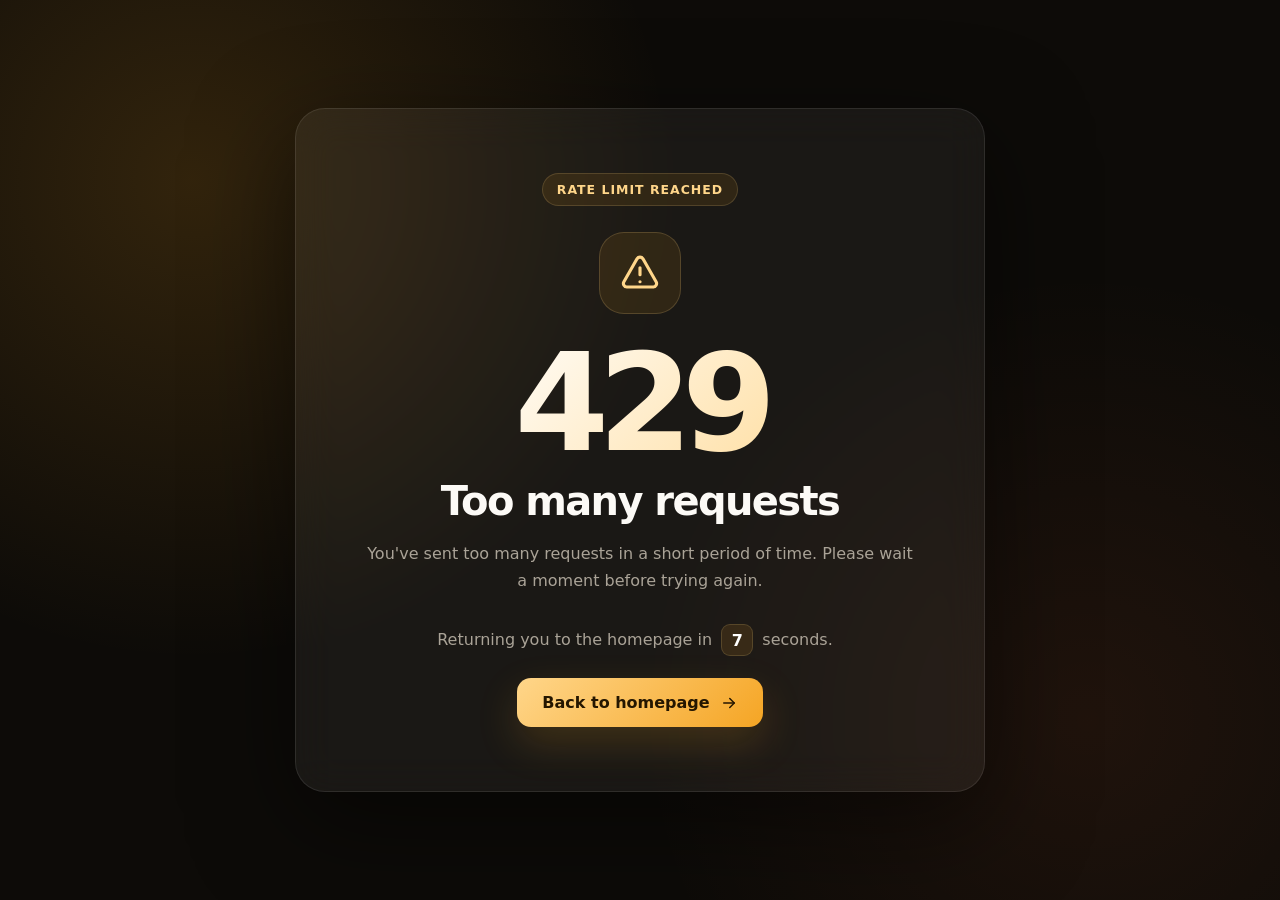
<file: 429.html>
<!DOCTYPE html>
<html lang="en">
<head>
    <meta charset="UTF-8">
    <meta name="viewport" content="width=device-width, initial-scale=1.0">
    <meta name="robots" content="noindex, nofollow">
    <title>429 — Too Many Requests</title>

    <style>
        :root {
            --bg: #0d0b08;
            --surface: rgba(255,255,255,.055);
            --border: rgba(255,255,255,.09);
            --text: #fcfaf6;
            --muted: #aaa397;
            --accent: #f5a524;
            --accent-light: #ffd68a;
        }

        * { box-sizing: border-box; margin: 0; padding: 0; }

        body {
            min-height: 100vh;
            min-height: 100dvh;
            display: grid;
            place-items: center;
            padding: 24px;
            overflow: hidden;
            color: var(--text);
            font-family: Inter, ui-sans-serif, system-ui, -apple-system,
                BlinkMacSystemFont, "Segoe UI", sans-serif;
            background:
                radial-gradient(circle at 15% 20%, rgba(245,165,36,.16), transparent 30rem),
                radial-gradient(circle at 85% 80%, rgba(255,115,60,.08), transparent 28rem),
                var(--bg);
        }

        .card {
            width: min(100%, 690px);
            padding: clamp(32px, 7vw, 64px);
            text-align: center;
            background: var(--surface);
            border: 1px solid var(--border);
            border-radius: 30px;
            box-shadow: 0 30px 100px rgba(0,0,0,.5);
            backdrop-filter: blur(20px);
            animation: reveal .8s cubic-bezier(.2,.8,.2,1) both;
        }

        .badge {
            display: inline-flex;
            align-items: center;
            gap: 8px;
            margin-bottom: 26px;
            padding: 8px 14px;
            color: var(--accent-light);
            font-size: .78rem;
            font-weight: 700;
            letter-spacing: .08em;
            text-transform: uppercase;
            background: rgba(245,165,36,.1);
            border: 1px solid rgba(255,214,138,.16);
            border-radius: 999px;
        }

        .icon {
            display: grid;
            place-items: center;
            width: 82px;
            height: 82px;
            margin: 0 auto 28px;
            color: var(--accent-light);
            background: rgba(245,165,36,.1);
            border: 1px solid rgba(255,214,138,.18);
            border-radius: 25px;
            animation: warning 2.5s ease-in-out infinite;
        }

        .icon svg { width: 42px; height: 42px; }

        .code {
            margin-bottom: 14px;
            font-size: clamp(4.5rem, 15vw, 8.5rem);
            font-weight: 850;
            line-height: .9;
            letter-spacing: -.08em;
            background: linear-gradient(135deg, #fff 15%, var(--accent-light));
            -webkit-background-clip: text;
            background-clip: text;
            color: transparent;
        }

        h1 {
            margin-bottom: 16px;
            font-size: clamp(1.7rem, 5vw, 2.5rem);
            letter-spacing: -.04em;
        }

        p {
            max-width: 550px;
            margin: auto;
            color: var(--muted);
            line-height: 1.7;
        }

        .countdown-text { margin: 30px 0 22px; }

        .countdown {
            display: inline-flex;
            justify-content: center;
            align-items: center;
            min-width: 32px;
            height: 32px;
            margin: 0 4px;
            color: #fff;
            font-weight: 700;
            background: rgba(245,165,36,.12);
            border: 1px solid rgba(255,214,138,.16);
            border-radius: 9px;
        }

        .button {
            display: inline-flex;
            align-items: center;
            gap: 10px;
            padding: 15px 25px;
            color: #241600;
            font-weight: 750;
            text-decoration: none;
            background: linear-gradient(135deg, var(--accent-light), var(--accent));
            border-radius: 14px;
            box-shadow: 0 16px 40px rgba(245,165,36,.18);
            transition: .25s ease;
        }

        .button:hover { transform: translateY(-2px); filter: brightness(1.05); }
        .button svg { width: 18px; height: 18px; }

        @keyframes reveal {
            from { opacity: 0; transform: translateY(20px) scale(.98); }
            to { opacity: 1; transform: none; }
        }

        @keyframes warning {
            0%,100% { transform: translateY(0); }
            50% { transform: translateY(-6px); }
        }

        @media (max-width: 520px) {
            body { padding: 16px; }
            .card { border-radius: 24px; }
        }

        @media (prefers-reduced-motion: reduce) {
            * { animation-duration: .01ms !important; animation-iteration-count: 1 !important; }
        }
    </style>
</head>

<body>
    <main class="card">
        <div class="badge">Rate limit reached</div>

        <div class="icon">
            <svg viewBox="0 0 24 24" fill="none" stroke="currentColor"
                stroke-width="1.8" stroke-linecap="round" stroke-linejoin="round">
                <path d="M12 9v4"></path>
                <path d="M12 17h.01"></path>
                <path d="M10.3 3.9 2.8 17a2 2 0 0 0 1.7 3h15a2 2 0 0 0 1.7-3L13.7 3.9a2 2 0 0 0-3.4 0Z"></path>
            </svg>
        </div>

        <div class="code">429</div>

        <h1>Too many requests</h1>

        <p>
            You've sent too many requests in a short period of time.
            Please wait a moment before trying again.
        </p>

        <p class="countdown-text">
            Returning you to the homepage in
            <span class="countdown" id="countdown">8</span>
            seconds.
        </p>

        <a href="/" class="button">
            Back to homepage
            <svg viewBox="0 0 24 24" fill="none" stroke="currentColor"
                stroke-width="2" stroke-linecap="round" stroke-linejoin="round">
                <path d="M5 12h14"></path>
                <path d="m13 6 6 6-6 6"></path>
            </svg>
        </a>
    </main>

    <script>
        (() => {
            let remaining = 8;
            const countdown = document.getElementById("countdown");

            const timer = setInterval(() => {
                remaining--;
                countdown.textContent = remaining;

                if (remaining <= 0) {
                    clearInterval(timer);
                    window.location.href = "/";
                }
            }, 1000);
        })();
    </script>
</body>
</html>
</file>
<file: styles.css>
@import url("https://fonts.googleapis.com/css2?family=Cormorant+Garamond:wght@400;500;600;700&family=Plus+Jakarta+Sans:wght@400;500;600;700&display=swap");


/* ==========================================================
   DESIGN TOKENS
   ========================================================== */

:root {
    --ivory: #FAF9F6;
    --silk: #F4F3F0;
    --white: #FFFFFF;

    --navy: #0B192C;
    --navy-soft: #16263B;

    --gold: #C5A880;
    --gold-light: #D9C5A8;

    --text: #0B192C;
    --text-soft: #586576;

    --line: rgba(11, 25, 44, 0.12);
    --line-light: rgba(255, 255, 255, 0.14);

    --container: 1240px;

    --radius: 16px;
    --radius-large: 24px;

    --shadow-small:
        0 6px 20px rgba(11, 25, 44, 0.06);

    --shadow-medium:
        0 18px 45px rgba(11, 25, 44, 0.09),
        0 4px 12px rgba(11, 25, 44, 0.04);

    --shadow-large:
        0 28px 70px rgba(11, 25, 44, 0.12),
        0 6px 20px rgba(11, 25, 44, 0.05);

    --ease:
        cubic-bezier(0.16, 1, 0.3, 1);
}


/* ==========================================================
   RESET
   ========================================================== */

*,
*::before,
*::after {
    box-sizing: border-box;
}

html {
    scroll-behavior: smooth;
    scroll-padding-top: 90px;
}

body {
    min-width: 320px;
    margin: 0;
    overflow-x: hidden;

    background: var(--ivory);
    color: var(--text);

    font-family:
        "Plus Jakarta Sans",
        Arial,
        sans-serif;

    font-size: 16px;
    line-height: 1.7;

    -webkit-font-smoothing: antialiased;
    text-rendering: optimizeLegibility;
}

img {
    display: block;
    width: 100%;
    max-width: 100%;
}

a {
    color: inherit;
}

button,
input,
textarea,
select {
    font: inherit;
}

h1,
h2,
h3,
p {
    margin: 0;
}

h1,
h2,
h3 {
    font-family:
        "Cormorant Garamond",
        Georgia,
        serif;

    font-weight: 500;
    line-height: 0.98;
    letter-spacing: -0.025em;
}

em {
    color: var(--gold);
    font-style: normal;
}


/* ==========================================================
   ACCESSIBILITY
   ========================================================== */

.visually-hidden {
    position: absolute;

    width: 1px;
    height: 1px;

    padding: 0;
    margin: -1px;

    overflow: hidden;

    clip: rect(0, 0, 0, 0);
    clip-path: inset(50%);

    white-space: nowrap;

    border: 0;
}


/* ==========================================================
   LAYOUT
   ========================================================== */

.container {
    width: 100%;
    max-width: var(--container);

    margin-inline: auto;

    padding-inline:
        clamp(20px, 5vw, 64px);
}


/* ==========================================================
   CSS-ONLY MENU STATE
   ========================================================== */

.menu-toggle {
    position: absolute;

    width: 1px;
    height: 1px;

    padding: 0;
    margin: -1px;

    overflow: hidden;

    clip: rect(0, 0, 0, 0);
    clip-path: inset(50%);

    white-space: nowrap;

    border: 0;
}


/* ==========================================================
   HEADER
   ========================================================== */

.site-header {
    position: relative;
    z-index: 1000;
}

.navigation {
    position: sticky;
    top: 0;

    border-bottom: 1px solid var(--line);

    background:
        rgba(250, 249, 246, 0.86);

    backdrop-filter: blur(12px);
    -webkit-backdrop-filter: blur(12px);
}

.navigation__inner {
    min-height: 76px;

    display: flex;
    align-items: center;
    justify-content: space-between;

    gap: 24px;
}


/* ==========================================================
   BRAND
   ========================================================== */

.brand {
    display: inline-flex;
    align-items: center;

    gap: 12px;

    color: var(--navy);

    text-decoration: none;
    white-space: nowrap;
}

.brand__mark {
    width: 40px;
    height: 40px;

    display: grid;
    place-items: center;

    border: 1px solid var(--gold);
    border-radius: 50%;

    color: var(--gold);

    font-family:
        "Cormorant Garamond",
        Georgia,
        serif;

    font-size: 1.2rem;
}

.brand__name {
    font-family:
        "Cormorant Garamond",
        Georgia,
        serif;

    font-size: 2rem;
    font-weight: 600;
}


/* ==========================================================
   DESKTOP NAVIGATION
   ========================================================== */

.navigation__menu {
    display: flex;
    align-items: center;

    gap:
        clamp(22px, 3vw, 44px);
}

.navigation__menu a {
    position: relative;

    padding-block: 8px;

    color: var(--navy);

    text-decoration: none;

    font-size: 0.82rem;
    font-weight: 600;

    letter-spacing: 0.06em;

    transition:
        color 0.3s ease;
}

.navigation__menu a::after {
    content: "";

    position: absolute;

    right: 0;
    bottom: 0;
    left: 0;

    height: 1px;

    background: var(--gold);

    transform:
        scaleX(0);

    transform-origin: right;

    transition:
        transform 0.4s var(--ease);
}

.navigation__menu a:hover {
    color: var(--gold);
}

.navigation__menu a:hover::after {
    transform: scaleX(1);
    transform-origin: left;
}


/* ==========================================================
   MOBILE MENU BUTTON
   ========================================================== */

.menu-button {
    display: none;

    width: 48px;
    height: 48px;

    align-items: center;
    justify-content: center;

    flex-direction: column;

    gap: 5px;

    border: 1px solid var(--line);
    border-radius: 14px;

    background:
        rgba(255, 255, 255, 0.65);

    cursor: pointer;

    -webkit-tap-highlight-color: transparent;
}

.menu-button > span:not(.visually-hidden) {
    display: block;

    width: 22px;
    height: 1.5px;

    background: var(--navy);

    transform-origin: center;

    transition:
        transform 0.4s var(--ease),
        opacity 0.25s ease;
}


/* ==========================================================
   HERO
   ========================================================== */

.hero {
    position: relative;

    min-height:
        calc(100vh - 76px);

    display: flex;
    align-items: center;

    padding-block:
        clamp(90px, 13vw, 170px);

    overflow: hidden;
}

.hero::before {
    content: "";

    position: absolute;

    top: -280px;
    right: -280px;

    width: 600px;
    height: 600px;

    border:
        1px solid
        rgba(197, 168, 128, 0.16);

    border-radius: 50%;

    pointer-events: none;
}

.hero::after {
    content: "";

    position: absolute;

    right: 13%;
    bottom: 7%;

    width: 180px;
    height: 180px;

    border:
        1px solid
        rgba(197, 168, 128, 0.08);

    border-radius: 50%;

    pointer-events: none;
}

.hero__content {
    position: relative;
    z-index: 1;

    max-width: 1080px;

    animation:
        fade-in-up 0.9s var(--ease) both;
}

.eyebrow {
    display: flex;
    align-items: center;

    gap: 14px;

    margin-bottom: 22px;

    color: var(--gold);

    font-size: 0.75rem;
    font-weight: 700;

    letter-spacing: 0.18em;
    text-transform: uppercase;
}

.eyebrow::before {
    content: "";

    width: 60px;
    height: 1px;

    flex: 0 0 auto;

    background: var(--gold);
}

.hero h1 {
    max-width: 1000px;

    font-size:
        clamp(3.2rem, 10vw, 7.5rem);
}

.hero__intro {
    max-width: 760px;

    margin-top: 34px;

    color: var(--text-soft);

    font-size:
        clamp(1rem, 1.8vw, 1.2rem);

    line-height: 1.9;
}

.hero__actions {
    display: flex;
    flex-wrap: wrap;

    gap: 12px;

    margin-top: 42px;
}


/* ==========================================================
   BUTTONS
   ========================================================== */

.button {
    min-height: 52px;

    display: inline-flex;
    align-items: center;
    justify-content: center;

    padding-inline: 28px;

    border-radius: 999px;

    text-decoration: none;

    font-size: 0.82rem;
    font-weight: 700;

    transition:
        transform 0.4s var(--ease),
        background 0.4s var(--ease),
        color 0.4s var(--ease),
        border-color 0.4s var(--ease),
        box-shadow 0.4s var(--ease);
}

.button:hover {
    transform: translateY(-3px);
}

.button--primary {
    background: var(--navy);
    color: var(--white);

    box-shadow: var(--shadow-small);
}

.button--primary:hover {
    background: var(--navy-soft);

    box-shadow: var(--shadow-medium);
}

.button--quiet {
    border: 1px solid var(--line);

    background:
        rgba(255, 255, 255, 0.45);

    color: var(--navy);
}

.button--quiet:hover {
    border-color: var(--gold);
    background: var(--white);
}


/* ==========================================================
   SECTIONS
   ========================================================== */

.section {
    padding-block:
        clamp(80px, 10vw, 150px);
}

.section--soft {
    background: var(--silk);
}

.section-header {
    max-width: 820px;

    margin-bottom:
        clamp(42px, 6vw, 76px);
}

.section-header h2 {
    font-size:
        clamp(2.7rem, 6vw, 5.2rem);
}

.section-header > p:last-child {
    max-width: 720px;

    margin-top: 26px;

    color: var(--text-soft);

    font-size:
        clamp(1rem, 1.7vw, 1.15rem);
}


/* ==========================================================
   BOOK GRID
   ========================================================== */

.books-grid {
    display: grid;

    grid-template-columns:
        repeat(4, minmax(0, 1fr));

    gap:
        clamp(18px, 2.5vw, 32px);
}

.book-card {
    min-width: 0;

    animation:
        fade-in-up 0.7s var(--ease) both;

    transition:
        transform 0.45s var(--ease);
}

.book-card:nth-child(2) {
    animation-delay: 0.08s;
}

.book-card:nth-child(3) {
    animation-delay: 0.16s;
}

.book-card:nth-child(4) {
    animation-delay: 0.24s;
}

.book-card:hover {
    transform: translateY(-7px);
}

.book-card__cover {
    display: block;

    aspect-ratio: 2 / 3;

    margin-bottom: 20px;

    overflow: hidden;

    border-radius: var(--radius);

    background: var(--white);

    box-shadow: var(--shadow-medium);

    text-decoration: none;
}

.book-card__cover img {
    width: 100%;
    height: 100%;

    object-fit: cover;

    transition:
        transform 0.7s var(--ease);
}

.book-card:hover .book-card__cover img {
    transform: scale(1.035);
}

.book-card__meta {
    margin-bottom: 8px;

    color: var(--gold);

    font-size: 0.68rem;
    font-weight: 700;

    letter-spacing: 0.15em;
}

.book-card h3 {
    font-size:
        clamp(1.7rem, 3vw, 2.25rem);
}

.book-card__author {
    margin-top: 4px;

    color: var(--text-soft);

    font-size: 0.88rem;
}

.text-link {
    display: inline-flex;
    align-items: center;

    gap: 8px;

    margin-top: 18px;

    color: var(--navy);

    text-decoration: none;

    font-size: 0.8rem;
    font-weight: 700;
}

.text-link span {
    color: var(--gold);

    transition:
        transform 0.35s var(--ease);
}

.text-link:hover span {
    transform:
        translate(3px, -3px);
}

.section-action {
    margin-top: 48px;
}


/* ==========================================================
   ABOUT
   ========================================================== */

.about {
    display: grid;

    grid-template-columns:
        minmax(0, 1fr)
        minmax(220px, 0.4fr);

    align-items: center;

    gap:
        clamp(50px, 9vw, 150px);
}

.about__content {
    max-width: 760px;
}

.about__content h2 {
    font-size:
        clamp(2.7rem, 6vw, 5.2rem);
}

.about__content > p:not(.eyebrow) {
    max-width: 680px;

    margin-top: 18px;

    color: var(--text-soft);
}

.about__aside {
    padding:
        clamp(32px, 5vw, 56px);

    border: 1px solid var(--line);
    border-radius: var(--radius-large);

    background: var(--silk);

    box-shadow: var(--shadow-small);

    animation:
        gentle-float 6s ease-in-out infinite;
}

.about__aside strong {
    display: block;

    color: var(--navy);

    font-family:
        "Cormorant Garamond",
        Georgia,
        serif;

    font-size:
        clamp(4rem, 8vw, 7rem);

    font-weight: 500;

    line-height: 0.8;
}

.about__aside p {
    margin-top: 26px;

    color: var(--gold);

    font-size: 0.72rem;
    font-weight: 700;

    letter-spacing: 0.14em;
    text-transform: uppercase;
}


/* ==========================================================
   UPCOMING TITLES
   ========================================================== */

.upcoming-list {
    border-top: 1px solid var(--line);
}

.upcoming-item {
    min-height: 110px;

    display: grid;

    grid-template-columns:
        70px
        minmax(0, 1fr)
        minmax(130px, 0.4fr)
        40px;

    align-items: center;

    gap: 20px;

    border-bottom: 1px solid var(--line);

    text-decoration: none;

    transition:
        padding 0.45s var(--ease),
        background 0.35s ease;
}

.upcoming-item:hover {
    padding-inline: 18px;

    background:
        rgba(255, 255, 255, 0.55);
}

.upcoming-item__number {
    color: var(--gold);

    font-size: 0.72rem;
    font-weight: 700;

    letter-spacing: 0.12em;
}

.upcoming-item__title {
    font-family:
        "Cormorant Garamond",
        Georgia,
        serif;

    font-size:
        clamp(1.5rem, 3vw, 2.25rem);
}

.upcoming-item__author {
    color: var(--text-soft);

    font-size: 0.82rem;
}

.upcoming-item__arrow {
    color: var(--gold);

    transition:
        transform 0.35s var(--ease);
}

.upcoming-item:hover .upcoming-item__arrow {
    transform:
        translate(4px, -4px);
}


/* ==========================================================
   FOOTER
   ========================================================== */

.site-footer {
    padding-top:
        clamp(70px, 9vw, 120px);

    padding-bottom: 28px;

    background: var(--navy);

    color: var(--gold);
}

.footer-grid {
    display: grid;

    grid-template-columns:
        1.5fr
        repeat(3, 1fr);

    gap:
        clamp(36px, 6vw, 90px);

    padding-bottom: 80px;
}

.footer-brand__name {
    color: var(--white);

    font-family:
        "Cormorant Garamond",
        Georgia,
        serif;

    font-size: 2.5rem;
    font-weight: 600;
}

.footer-brand__description {
    max-width: 340px;

    margin-top: 18px;

    color:
        rgba(255, 255, 255, 0.62);

    font-size: 0.88rem;
}

.footer-column {
    display: flex;
    flex-direction: column;
    align-items: flex-start;

    gap: 10px;
}

.footer-column h2 {
    margin-bottom: 12px;

    color: var(--white);

    font-family:
        "Plus Jakarta Sans",
        Arial,
        sans-serif;

    font-size: 0.72rem;
    font-weight: 700;

    letter-spacing: 0.16em;
    text-transform: uppercase;
}

.footer-column a,
.footer-column span {
    color:
        rgba(255, 255, 255, 0.62);

    text-decoration: none;

    font-size: 0.82rem;

    transition:
        color 0.3s ease,
        transform 0.3s var(--ease);
}

.footer-column a:hover {
    color: var(--gold);

    transform:
        translateX(3px);
}


/* ==========================================================
   SOCIAL MEDIA
   ========================================================== */

.social-links {
    display: flex;
    flex-wrap: wrap;
    align-items: center;

    gap: 10px;

    margin-top: 28px;
}

.social-link {
    width: 42px;
    height: 42px;

    flex: 0 0 42px;

    display: grid;
    place-items: center;

    border: 1px solid
        rgba(197, 168, 128, 0.4);

    border-radius: 50%;

    color: var(--gold);

    text-decoration: none;

    transition:
        transform 0.4s var(--ease),
        background 0.3s ease,
        color 0.3s ease,
        border-color 0.3s ease;
}

.social-link svg {
    display: block;

    width: 18px;
    height: 18px;

    fill: none;
    stroke: currentColor;

    stroke-width: 1.7;
    stroke-linecap: round;
    stroke-linejoin: round;
}

.social-link .icon-fill {
    fill: currentColor;
    stroke: none;
}

.social-link:hover {
    transform:
        translateY(-4px);

    background: var(--gold);

    border-color: var(--gold);

    color: var(--navy);
}


/* ==========================================================
   FOOTER LEGAL
   ========================================================== */

.footer-bottom {
    display: flex;
    align-items: center;
    justify-content: space-between;

    gap: 24px;

    padding-top: 26px;

    border-top:
        1px solid var(--line-light);

    color:
        rgba(255, 255, 255, 0.42);

    font-size: 0.7rem;
}

.footer-bottom__links {
    display: flex;
    flex-wrap: wrap;

    gap: 20px;
}

.footer-bottom a {
    color: inherit;

    text-decoration: none;

    transition:
        color 0.3s ease;
}

.footer-bottom a:hover {
    color: var(--gold);
}


/* ==========================================================
   ANIMATIONS
   ========================================================== */

@keyframes fade-in-up {

    from {
        opacity: 0;

        transform:
            translateY(28px);
    }

    to {
        opacity: 1;

        transform:
            translateY(0);
    }
}

@keyframes gentle-float {

    0%,
    100% {
        transform:
            translateY(0);
    }

    50% {
        transform:
            translateY(-8px);
    }
}


/* ==========================================================
   TABLET
   ========================================================== */

@media (max-width: 1024px) {

    .books-grid {
        grid-template-columns:
            repeat(2, minmax(0, 1fr));
    }

    .footer-grid {
        grid-template-columns:
            repeat(2, minmax(0, 1fr));
    }

    .footer-brand {
        grid-column: 1 / -1;
    }
}


/* ==========================================================
   MOBILE
   ========================================================== */

@media (max-width: 768px) {

    .navigation__inner {
        min-height: 70px;
    }

    .menu-button {
        display: flex;
    }


    /* ----------------------------------------------
       CLOSED MOBILE MENU
       ---------------------------------------------- */

    .navigation__menu {
        position: absolute;

        top:
            calc(100% + 10px);

        right: 14px;
        left: 14px;

        display: flex;
        flex-direction: column;
        align-items: stretch;

        gap: 4px;

        padding: 10px;

        border:
            1px solid var(--line);

        border-radius: 18px;

        background:
            rgba(250, 249, 246, 0.97);

        box-shadow: var(--shadow-large);

        backdrop-filter: blur(16px);
        -webkit-backdrop-filter: blur(16px);

        opacity: 0;
        visibility: hidden;
        pointer-events: none;

        transform:
            translateY(-14px)
            scale(0.98);

        transform-origin: top center;

        transition:
            opacity 0.35s ease,
            visibility 0.35s ease,
            transform 0.4s var(--ease);
    }

    .navigation__menu a {
        min-height: 52px;

        display: flex;
        align-items: center;

        padding-inline: 18px;

        border-radius: 12px;

        font-size: 0.9rem;
    }

    .navigation__menu a:hover {
        padding-left: 24px;

        background:
            rgba(197, 168, 128, 0.12);
    }

    .navigation__menu a::after {
        display: none;
    }


    /* ----------------------------------------------
       OPEN MOBILE MENU
       ---------------------------------------------- */

    .menu-toggle:checked
        ~ .site-header
        .navigation__menu {

        opacity: 1;
        visibility: visible;
        pointer-events: auto;

        transform:
            translateY(0)
            scale(1);
    }


    /* ----------------------------------------------
       HAMBURGER → X
       ---------------------------------------------- */

    .menu-toggle:checked
        ~ .site-header
        .menu-button
        > span:nth-child(2) {

        transform:
            translateY(6.5px)
            rotate(45deg);
    }

    .menu-toggle:checked
        ~ .site-header
        .menu-button
        > span:nth-child(3) {

        opacity: 0;

        transform:
            scaleX(0);
    }

    .menu-toggle:checked
        ~ .site-header
        .menu-button
        > span:nth-child(4) {

        transform:
            translateY(-6.5px)
            rotate(-45deg);
    }


    /* ----------------------------------------------
       HERO
       ---------------------------------------------- */

    .hero {
        min-height: auto;

        padding-block:
            82px 90px;
    }

    .hero__actions {
        flex-direction: column;
        align-items: stretch;
    }

    .button {
        width: 100%;
    }


    /* ----------------------------------------------
       BOOKS
       ---------------------------------------------- */

    .books-grid {
        grid-template-columns: 1fr;

        gap: 42px;
    }

    .book-card {
        max-width: 520px;
    }


    /* ----------------------------------------------
       ABOUT
       ---------------------------------------------- */

    .about {
        grid-template-columns: 1fr;

        gap: 50px;
    }


    /* ----------------------------------------------
       UPCOMING
       ---------------------------------------------- */

    .upcoming-item {
        min-height: auto;

        grid-template-columns:
            42px
            minmax(0, 1fr)
            30px;

        gap: 12px;

        padding-block: 24px;
    }

    .upcoming-item__author {
        grid-column: 2;
    }

    .upcoming-item__arrow {
        grid-column: 3;
        grid-row: 1 / span 2;
    }


    /* ----------------------------------------------
       FOOTER
       ---------------------------------------------- */

    .footer-grid {
        grid-template-columns: 1fr;

        gap: 48px;
    }

    .footer-brand {
        grid-column: auto;
    }

    .footer-bottom {
        flex-direction: column;
        align-items: flex-start;
    }
}


/* ==========================================================
   SMALL PHONES
   ========================================================== */

@media (max-width: 480px) {

    .container {
        padding-inline: 18px;
    }

    .navigation__inner {
        padding-inline: 18px;
    }

    .brand__mark {
        width: 36px;
        height: 36px;
    }

    .brand__name {
        font-size: 1.8rem;
    }

    .hero {
        padding-top: 68px;
    }

    .eyebrow {
        gap: 10px;
    }

    .eyebrow::before {
        width: 42px;
    }

    .section {
        padding-block: 76px;
    }

    .about__aside {
        padding: 32px;
    }

    .footer-bottom__links {
        gap: 14px;
    }
}


/* ==========================================================
   REDUCED MOTION
   ========================================================== */

@media (prefers-reduced-motion: reduce) {

    html {
        scroll-behavior: auto;
    }

    *,
    *::before,
    *::after {
        animation-duration: 0.01ms !important;
        animation-iteration-count: 1 !important;
        transition-duration: 0.01ms !important;
    }
               }
</file>
